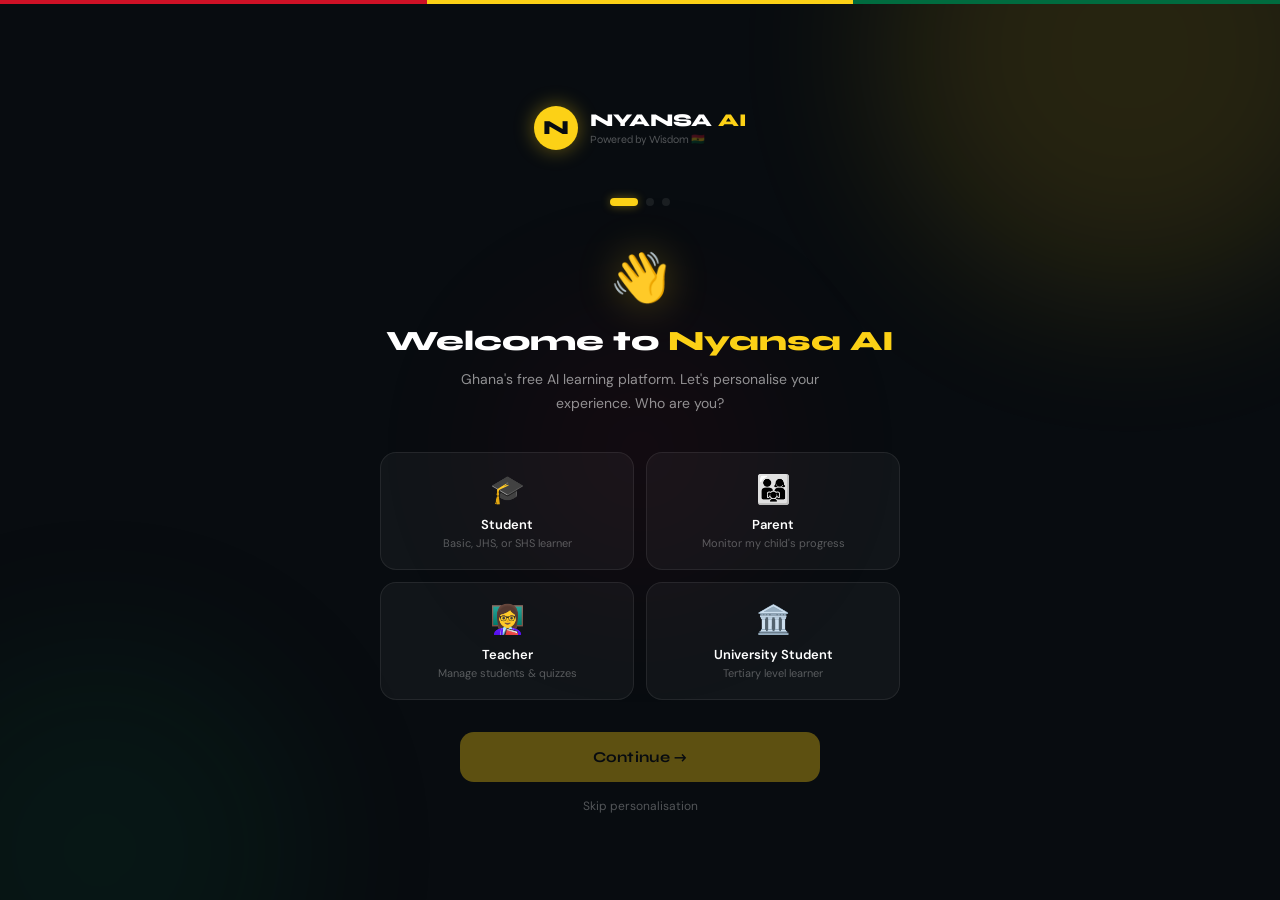
<file: welcome.html>
<!DOCTYPE html>
<html lang="en">
<head>
<meta charset="UTF-8">
<meta name="viewport" content="width=device-width, initial-scale=1.0">
<title>Nyansa AI — Welcome</title>
<link href="https://fonts.googleapis.com/css2?family=Syne:wght@400;600;700;800&family=DM+Sans:wght@300;400;500;600&display=swap" rel="stylesheet">
<style>
  :root {
    --gold: #fcd116;
    --gold-dim: rgba(252,209,22,0.15);
    --gold-border: rgba(252,209,22,0.25);
    --green: #006b3f;
    --green-dim: rgba(0,107,63,0.2);
    --green-accent: #4caf82;
    --red: #ce1126;
    --bg: #080c10;
    --bg2: #0d1117;
    --bg3: #111827;
    --surface: rgba(255,255,255,0.04);
    --border: rgba(255,255,255,0.08);
    --text: #ffffff;
    --text-dim: rgba(255,255,255,0.55);
    --text-faint: rgba(255,255,255,0.3);
  }

  * { box-sizing: border-box; margin: 0; padding: 0; }

  body {
    background: var(--bg);
    color: var(--text);
    font-family: 'DM Sans', sans-serif;
    min-height: 100vh;
    overflow: hidden;
    position: relative;
  }

  /* Ambient background */
  .ambient {
    position: fixed;
    inset: 0;
    pointer-events: none;
    z-index: 0;
  }
  .ambient-orb {
    position: absolute;
    border-radius: 50%;
    filter: blur(80px);
    opacity: 0.12;
  }
  .orb-1 { width: 500px; height: 500px; background: var(--gold); top: -200px; right: -100px; }
  .orb-2 { width: 400px; height: 400px; background: var(--green); bottom: -150px; left: -100px; }
  .orb-3 { width: 300px; height: 300px; background: var(--red); top: 50%; left: 50%; transform: translate(-50%,-50%); opacity: 0.06; }

  /* Ghana flag bar */
  .flag-bar {
    position: fixed;
    top: 0; left: 0; right: 0;
    height: 4px;
    display: flex;
    z-index: 100;
  }
  .flag-bar div { flex: 1; }
  .flag-r { background: var(--red); }
  .flag-y { background: var(--gold); }
  .flag-g { background: var(--green); }

  /* Main container */
  .onboarding {
    position: relative;
    z-index: 10;
    min-height: 100vh;
    display: flex;
    flex-direction: column;
    align-items: center;
    justify-content: center;
    padding: 60px 20px 40px;
  }

  /* Logo */
  .logo {
    display: flex;
    align-items: center;
    gap: 12px;
    margin-bottom: 48px;
    animation: fadeDown 0.6s ease both;
  }
  .logo-shield {
    width: 44px;
    height: 44px;
    background: var(--gold);
    border-radius: 50%;
    display: flex;
    align-items: center;
    justify-content: center;
    font-family: 'Syne', sans-serif;
    font-weight: 800;
    font-size: 20px;
    color: var(--bg);
    box-shadow: 0 0 20px rgba(252,209,22,0.4);
  }
  .logo-text { font-family: 'Syne', sans-serif; }
  .logo-name { font-size: 18px; font-weight: 800; color: var(--text); }
  .logo-name span { color: var(--gold); }
  .logo-sub { font-size: 11px; color: var(--text-faint); margin-top: 2px; }

  /* Step container */
  .step {
    display: none;
    flex-direction: column;
    align-items: center;
    width: 100%;
    max-width: 520px;
    animation: fadeUp 0.5s ease both;
  }
  .step.active { display: flex; }

  /* Progress dots */
  .progress {
    display: flex;
    gap: 8px;
    margin-bottom: 40px;
  }
  .dot {
    width: 8px;
    height: 8px;
    border-radius: 4px;
    background: var(--border);
    transition: all 0.3s ease;
  }
  .dot.active {
    width: 28px;
    background: var(--gold);
    box-shadow: 0 0 10px rgba(252,209,22,0.4);
  }
  .dot.done { background: var(--green-accent); }

  /* Step headline */
  .step-emoji {
    font-size: 48px;
    margin-bottom: 16px;
    filter: drop-shadow(0 0 20px rgba(252,209,22,0.3));
  }
  .step-title {
    font-family: 'Syne', sans-serif;
    font-size: 28px;
    font-weight: 800;
    text-align: center;
    line-height: 1.2;
    margin-bottom: 10px;
  }
  .step-title span { color: var(--gold); }
  .step-sub {
    font-size: 14px;
    color: var(--text-dim);
    text-align: center;
    line-height: 1.7;
    margin-bottom: 36px;
    max-width: 380px;
  }

  /* Grid options */
  .options-grid {
    display: grid;
    grid-template-columns: repeat(2, 1fr);
    gap: 12px;
    width: 100%;
    margin-bottom: 32px;
  }
  .options-grid.three-col { grid-template-columns: repeat(3, 1fr); }
  .options-grid.single { grid-template-columns: 1fr; }

  .option-card {
    background: var(--surface);
    border: 1px solid var(--border);
    border-radius: 16px;
    padding: 18px 14px;
    cursor: pointer;
    transition: all 0.25s ease;
    text-align: center;
    position: relative;
    overflow: hidden;
  }
  .option-card::before {
    content: '';
    position: absolute;
    inset: 0;
    background: linear-gradient(135deg, var(--gold-dim), transparent);
    opacity: 0;
    transition: opacity 0.25s ease;
    border-radius: 16px;
  }
  .option-card:hover { border-color: var(--gold-border); transform: translateY(-2px); }
  .option-card:hover::before { opacity: 1; }
  .option-card.selected {
    border-color: var(--gold);
    background: var(--gold-dim);
    box-shadow: 0 0 20px rgba(252,209,22,0.15);
  }
  .option-card.selected::before { opacity: 1; }
  .option-card.selected .check {
    opacity: 1;
    transform: scale(1);
  }

  .check {
    position: absolute;
    top: 10px; right: 10px;
    width: 20px; height: 20px;
    background: var(--gold);
    border-radius: 50%;
    display: flex;
    align-items: center;
    justify-content: center;
    font-size: 11px;
    color: var(--bg);
    font-weight: 800;
    opacity: 0;
    transform: scale(0.5);
    transition: all 0.2s ease;
  }

  .opt-icon { font-size: 28px; margin-bottom: 8px; display: block; }
  .opt-label { font-size: 13px; font-weight: 600; color: var(--text); display: block; margin-bottom: 3px; }
  .opt-desc { font-size: 11px; color: var(--text-faint); display: block; line-height: 1.4; }

  /* Class level selector - scrollable */
  .class-scroll {
    width: 100%;
    display: flex;
    flex-direction: column;
    gap: 8px;
    max-height: 320px;
    overflow-y: auto;
    padding-right: 6px;
    margin-bottom: 32px;
    scrollbar-width: thin;
    scrollbar-color: var(--gold-border) transparent;
  }
  .class-group-label {
    font-size: 10px;
    font-weight: 700;
    letter-spacing: 1.5px;
    color: var(--text-faint);
    text-transform: uppercase;
    padding: 8px 0 4px;
  }
  .class-row {
    display: grid;
    grid-template-columns: repeat(3, 1fr);
    gap: 8px;
  }
  .class-pill {
    background: var(--surface);
    border: 1px solid var(--border);
    border-radius: 10px;
    padding: 10px 8px;
    text-align: center;
    cursor: pointer;
    transition: all 0.2s ease;
    font-size: 12px;
    font-weight: 500;
    color: var(--text-dim);
  }
  .class-pill:hover { border-color: var(--gold-border); color: var(--text); }
  .class-pill.selected {
    background: var(--gold-dim);
    border-color: var(--gold);
    color: var(--gold);
    font-weight: 700;
  }

  /* Goal tags */
  .goal-tags {
    display: flex;
    flex-wrap: wrap;
    gap: 10px;
    justify-content: center;
    margin-bottom: 32px;
    width: 100%;
  }
  .goal-tag {
    background: var(--surface);
    border: 1px solid var(--border);
    border-radius: 24px;
    padding: 10px 18px;
    cursor: pointer;
    font-size: 13px;
    font-weight: 500;
    color: var(--text-dim);
    transition: all 0.2s ease;
  }
  .goal-tag:hover { border-color: var(--gold-border); color: var(--text); }
  .goal-tag.selected {
    background: var(--gold-dim);
    border-color: var(--gold);
    color: var(--gold);
    font-weight: 600;
  }

  /* CTA Button */
  .btn-primary {
    background: var(--gold);
    color: var(--bg);
    border: none;
    border-radius: 14px;
    padding: 16px 40px;
    font-family: 'Syne', sans-serif;
    font-size: 15px;
    font-weight: 700;
    cursor: pointer;
    transition: all 0.25s ease;
    width: 100%;
    max-width: 360px;
    box-shadow: 0 4px 30px rgba(252,209,22,0.3);
    letter-spacing: 0.3px;
  }
  .btn-primary:hover {
    transform: translateY(-2px);
    box-shadow: 0 8px 40px rgba(252,209,22,0.4);
  }
  .btn-primary:active { transform: translateY(0); }
  .btn-primary:disabled {
    opacity: 0.35;
    cursor: not-allowed;
    transform: none;
    box-shadow: none;
  }

  /* Skip link */
  .skip-link {
    margin-top: 16px;
    font-size: 12px;
    color: var(--text-faint);
    cursor: pointer;
    transition: color 0.2s;
  }
  .skip-link:hover { color: var(--text-dim); }

  /* Step 3 — personalised dashboard preview */
  .dashboard-preview {
    width: 100%;
    background: var(--bg2);
    border: 1px solid var(--border);
    border-radius: 20px;
    overflow: hidden;
    margin-bottom: 28px;
    box-shadow: 0 20px 60px rgba(0,0,0,0.4);
  }
  .dash-header {
    background: var(--bg3);
    padding: 14px 18px;
    display: flex;
    align-items: center;
    justify-content: space-between;
    border-bottom: 1px solid var(--border);
  }
  .dash-greeting { font-size: 13px; font-weight: 600; color: var(--text); }
  .dash-greeting span { color: var(--gold); }
  .dash-xp { font-size: 11px; color: var(--gold); font-weight: 700; background: var(--gold-dim); padding: 3px 10px; border-radius: 20px; }
  .dash-body { padding: 16px 18px; }
  .dash-suggestion {
    background: linear-gradient(135deg, rgba(0,107,63,0.3), rgba(0,107,63,0.1));
    border: 1px solid rgba(0,107,63,0.4);
    border-radius: 12px;
    padding: 14px;
    margin-bottom: 14px;
  }
  .dash-sug-label { font-size: 10px; font-weight: 700; color: var(--green-accent); letter-spacing: 1px; margin-bottom: 4px; }
  .dash-sug-text { font-size: 13px; font-weight: 600; color: var(--text); }
  .dash-sug-sub { font-size: 11px; color: var(--text-dim); margin-top: 2px; }
  .dash-features {
    display: grid;
    grid-template-columns: repeat(3, 1fr);
    gap: 8px;
  }
  .dash-feat {
    background: var(--surface);
    border: 1px solid var(--border);
    border-radius: 10px;
    padding: 10px 8px;
    text-align: center;
  }
  .dash-feat-icon { font-size: 18px; display: block; margin-bottom: 4px; }
  .dash-feat-label { font-size: 10px; color: var(--text-dim); font-weight: 500; }

  /* Confetti / success step */
  .success-ring {
    width: 80px;
    height: 80px;
    border-radius: 50%;
    background: var(--gold-dim);
    border: 2px solid var(--gold);
    display: flex;
    align-items: center;
    justify-content: center;
    font-size: 36px;
    margin-bottom: 20px;
    box-shadow: 0 0 40px rgba(252,209,22,0.2);
    animation: pulse 2s ease infinite;
  }

  @keyframes pulse {
    0%, 100% { box-shadow: 0 0 40px rgba(252,209,22,0.2); }
    50% { box-shadow: 0 0 60px rgba(252,209,22,0.4); }
  }
  @keyframes fadeUp {
    from { opacity: 0; transform: translateY(24px); }
    to { opacity: 1; transform: translateY(0); }
  }
  @keyframes fadeDown {
    from { opacity: 0; transform: translateY(-16px); }
    to { opacity: 1; transform: translateY(0); }
  }

  /* Responsive */
  @media (max-width: 480px) {
    .step-title { font-size: 22px; }
    .options-grid { grid-template-columns: 1fr 1fr; }
    .class-row { grid-template-columns: repeat(2, 1fr); }
  }
</style>
</head>
<body>

<div class="flag-bar">
  <div class="flag-r"></div>
  <div class="flag-y"></div>
  <div class="flag-g"></div>
</div>

<div class="ambient">
  <div class="ambient-orb orb-1"></div>
  <div class="ambient-orb orb-2"></div>
  <div class="ambient-orb orb-3"></div>
</div>

<div class="onboarding">

  <!-- Logo -->
  <div class="logo">
    <div class="logo-shield">N</div>
    <div class="logo-text">
      <div class="logo-name">NYANSA <span>AI</span></div>
      <div class="logo-sub">Powered by Wisdom 🇬🇭</div>
    </div>
  </div>

  <!-- Progress -->
  <div class="progress">
    <div class="dot active" id="dot-1"></div>
    <div class="dot" id="dot-2"></div>
    <div class="dot" id="dot-3"></div>
  </div>

  <!-- ───── STEP 1: Who are you? ───── -->
  <div class="step active" id="step-1">
    <div class="step-emoji">👋</div>
    <div class="step-title">Welcome to <span>Nyansa AI</span></div>
    <div class="step-sub">Ghana's free AI learning platform. Let's personalise your experience. Who are you?</div>

    <div class="options-grid">
      <div class="option-card" onclick="selectRole(this, 'student')">
        <div class="check">✓</div>
        <span class="opt-icon">🎓</span>
        <span class="opt-label">Student</span>
        <span class="opt-desc">Basic, JHS, or SHS learner</span>
      </div>
      <div class="option-card" onclick="selectRole(this, 'parent')">
        <div class="check">✓</div>
        <span class="opt-icon">👨‍👩‍👧</span>
        <span class="opt-label">Parent</span>
        <span class="opt-desc">Monitor my child's progress</span>
      </div>
      <div class="option-card" onclick="selectRole(this, 'teacher')">
        <div class="check">✓</div>
        <span class="opt-icon">👩‍🏫</span>
        <span class="opt-label">Teacher</span>
        <span class="opt-desc">Manage students & quizzes</span>
      </div>
      <div class="option-card" onclick="selectRole(this, 'university')">
        <div class="check">✓</div>
        <span class="opt-icon">🏛️</span>
        <span class="opt-label">University Student</span>
        <span class="opt-desc">Tertiary level learner</span>
      </div>
    </div>

    <button class="btn-primary" id="btn-1" onclick="goStep(2)" disabled>Continue →</button>
    <div class="skip-link" onclick="goStep(2)">Skip personalisation</div>
  </div>

  <!-- ───── STEP 2: Class level ───── -->
  <div class="step" id="step-2">
    <div class="step-emoji">📚</div>
    <div class="step-title">What <span>level</span> are you?</div>
    <div class="step-sub">We'll tailor your quizzes, AI tutor, and study plan to match your class.</div>

    <div class="class-scroll" id="class-scroll">
      <div class="class-group-label">🌱 Primary School</div>
      <div class="class-row">
        <div class="class-pill" onclick="selectClass(this, 'Basic 1')">Basic 1</div>
        <div class="class-pill" onclick="selectClass(this, 'Basic 2')">Basic 2</div>
        <div class="class-pill" onclick="selectClass(this, 'Basic 3')">Basic 3</div>
        <div class="class-pill" onclick="selectClass(this, 'Basic 4')">Basic 4</div>
        <div class="class-pill" onclick="selectClass(this, 'Basic 5')">Basic 5</div>
        <div class="class-pill" onclick="selectClass(this, 'Basic 6')">Basic 6</div>
      </div>
      <div class="class-group-label">📖 Junior High School</div>
      <div class="class-row">
        <div class="class-pill" onclick="selectClass(this, 'JHS 1')">JHS 1</div>
        <div class="class-pill" onclick="selectClass(this, 'JHS 2')">JHS 2</div>
        <div class="class-pill" onclick="selectClass(this, 'JHS 3 (BECE)')">JHS 3 · BECE</div>
      </div>
      <div class="class-group-label">🎓 Senior High School</div>
      <div class="class-row">
        <div class="class-pill" onclick="selectClass(this, 'SHS 1')">SHS 1</div>
        <div class="class-pill" onclick="selectClass(this, 'SHS 2')">SHS 2</div>
        <div class="class-pill" onclick="selectClass(this, 'SHS 3 (WASSCE)')">SHS 3 · WASSCE</div>
      </div>
      <div class="class-group-label">🏛️ University</div>
      <div class="class-row">
        <div class="class-pill" onclick="selectClass(this, 'University')">University</div>
        <div class="class-pill" onclick="selectClass(this, 'Nursery / KG')">Nursery / KG</div>
      </div>
    </div>

    <button class="btn-primary" id="btn-2" onclick="goStep(3)" disabled>Continue →</button>
    <div class="skip-link" onclick="goStep(3)">Skip for now</div>
  </div>

  <!-- ───── STEP 3: Goal ───── -->
  <div class="step" id="step-3">
    <div class="step-emoji">🎯</div>
    <div class="step-title">What's your <span>main goal?</span></div>
    <div class="step-sub">Pick one — we'll build your personalised home dashboard around it.</div>

    <div class="goal-tags">
      <div class="goal-tag" onclick="selectGoal(this, 'wassce')">🏆 Prepare for WASSCE</div>
      <div class="goal-tag" onclick="selectGoal(this, 'bece')">📝 Prepare for BECE</div>
      <div class="goal-tag" onclick="selectGoal(this, 'general')">📚 General Learning</div>
      <div class="goal-tag" onclick="selectGoal(this, 'university')">🏛️ University Studies</div>
      <div class="goal-tag" onclick="selectGoal(this, 'kids')">⭐ Kids Learning (Nursery/Basic)</div>
      <div class="goal-tag" onclick="selectGoal(this, 'teacher')">👩‍🏫 Manage My Students</div>
      <div class="goal-tag" onclick="selectGoal(this, 'parent')">👨‍👩‍👧 Monitor My Child</div>
    </div>

    <!-- Live dashboard preview -->
    <div class="dashboard-preview" id="dash-preview">
      <div class="dash-header">
        <div class="dash-greeting">Good morning, <span id="dash-name">Learner</span> 👋</div>
        <div class="dash-xp">0 XP</div>
      </div>
      <div class="dash-body">
        <div class="dash-suggestion">
          <div class="dash-sug-label" id="dash-label">YOUR PLAN</div>
          <div class="dash-sug-text" id="dash-title">Start your first quiz to earn XP!</div>
          <div class="dash-sug-sub" id="dash-sub">Personalised for your level</div>
        </div>
        <div class="dash-features" id="dash-feats">
          <div class="dash-feat"><span class="dash-feat-icon">🎯</span><span class="dash-feat-label">Quiz</span></div>
          <div class="dash-feat"><span class="dash-feat-icon">🤖</span><span class="dash-feat-label">AI Tutor</span></div>
          <div class="dash-feat"><span class="dash-feat-icon">📅</span><span class="dash-feat-label">Study Plan</span></div>
        </div>
      </div>
    </div>

    <button class="btn-primary" id="btn-3" onclick="finish()" disabled>🚀 Start Learning</button>
    <div class="skip-link" onclick="finish()">Go to dashboard</div>
  </div>

  <!-- ───── STEP 4: Done! ───── -->
  <div class="step" id="step-4">
    <div class="success-ring">🎉</div>
    <div class="step-title">You're all set, <span id="final-name">Learner</span>!</div>
    <div class="step-sub">Your personalised Nyansa AI dashboard is ready. Let's start learning! 🇬🇭</div>

    <div class="dashboard-preview" style="margin-bottom:28px">
      <div class="dash-header">
        <div class="dash-greeting">Welcome to <span>Nyansa AI</span> 🎓</div>
        <div class="dash-xp" id="final-level">SHS Student</div>
      </div>
      <div class="dash-body">
        <div class="dash-suggestion">
          <div class="dash-sug-label" id="final-label">YOUR GOAL</div>
          <div class="dash-sug-text" id="final-title">WASSCE Prep — Core Maths</div>
          <div class="dash-sug-sub" id="final-sub">Start with a diagnostic quiz</div>
        </div>
        <div class="dash-features">
          <div class="dash-feat"><span class="dash-feat-icon">📝</span><span class="dash-feat-label">WASSCE Prep</span></div>
          <div class="dash-feat"><span class="dash-feat-icon">🤖</span><span class="dash-feat-label">AI Tutor</span></div>
          <div class="dash-feat"><span class="dash-feat-icon">✍️</span><span class="dash-feat-label">Essay Grader</span></div>
        </div>
      </div>
    </div>

    <button class="btn-primary" onclick="window.location.href='index.html'">Enter Nyansa AI →</button>
  </div>

</div>

<script>
  let selectedRole = null;
  let selectedClass = null;
  let selectedGoal = null;
  let currentStep = 1;

  const goalData = {
    wassce: {
      label: 'WASSCE PREP',
      title: 'Ace your WASSCE — let\'s start with Core Maths',
      sub: 'Exam-style questions with full marking schemes',
      feats: [['📝','WASSCE Prep'],['🤖','AI Tutor'],['✍️','Essay Grader']]
    },
    bece: {
      label: 'BECE PREP',
      title: 'Crush your BECE — start with Integrated Science',
      sub: 'Real past-paper style questions for JHS students',
      feats: [['📝','BECE Prep'],['🎯','Quiz'],['📅','Study Plan']]
    },
    general: {
      label: 'GENERAL LEARNING',
      title: 'Explore all subjects at your own pace',
      sub: 'AI-powered quizzes, flashcards & tutor support',
      feats: [['🎯','Quiz'],['🃏','Flashcards'],['🗺️','Mastery Map']]
    },
    university: {
      label: 'UNIVERSITY LEVEL',
      title: 'AI tutor for tertiary-level studies',
      sub: 'Essay grading, subject tutor & research support',
      feats: [['🤖','AI Tutor'],['✍️','Essay Grader'],['📊','Analytics']]
    },
    kids: {
      label: 'KIDS MODE ⭐',
      title: 'Nyansa Kids — fun learning for little ones',
      sub: 'ABC, numbers, read-aloud & star badges',
      feats: [['🔤','Alphabet'],['🔢','Numbers'],['⭐','Badges']]
    },
    teacher: {
      label: 'TEACHER DASHBOARD',
      title: 'Manage students, assign quizzes & track progress',
      sub: 'Full classroom management tools',
      feats: [['👩‍🏫','Students'],['🎯','Assign Quiz'],['📊','Analytics']]
    },
    parent: {
      label: 'PARENT PORTAL',
      title: 'Monitor your child\'s progress on Nyansa AI',
      sub: 'XP, accuracy, and weekly activity at a glance',
      feats: [['👨‍👩‍👧','My Children'],['📊','Progress'],['📅','Activity']]
    }
  };

  function selectRole(el, role) {
    document.querySelectorAll('#step-1 .option-card').forEach(c => c.classList.remove('selected'));
    el.classList.add('selected');
    selectedRole = role;
    document.getElementById('btn-1').disabled = false;

    // Auto-skip class step for parent/teacher
    if (role === 'parent' || role === 'teacher') {
      selectedClass = role === 'parent' ? 'Parent' : 'Teacher';
    }
  }

  function selectClass(el, cls) {
    document.querySelectorAll('.class-pill').forEach(c => c.classList.remove('selected'));
    el.classList.add('selected');
    selectedClass = cls;
    document.getElementById('btn-2').disabled = false;
  }

  function selectGoal(el, goal) {
    document.querySelectorAll('.goal-tag').forEach(t => t.classList.remove('selected'));
    el.classList.add('selected');
    selectedGoal = goal;
    document.getElementById('btn-3').disabled = false;

    // Update live preview
    const d = goalData[goal];
    document.getElementById('dash-label').textContent = d.label;
    document.getElementById('dash-title').textContent = d.title;
    document.getElementById('dash-sub').textContent = d.sub;

    const feats = document.getElementById('dash-feats');
    feats.innerHTML = d.feats.map(f =>
      `<div class="dash-feat"><span class="dash-feat-icon">${f[0]}</span><span class="dash-feat-label">${f[1]}</span></div>`
    ).join('');
  }

  function goStep(n) {
    document.getElementById(`step-${currentStep}`).classList.remove('active');
    currentStep = n;
    document.getElementById(`step-${n}`).classList.add('active');

    // Update dots
    for (let i = 1; i <= 3; i++) {
      const dot = document.getElementById(`dot-${i}`);
      dot.className = 'dot';
      if (i < n) dot.classList.add('done');
      else if (i === n) dot.classList.add('active');
    }

    // Skip class step for teacher/parent roles
    if (n === 2 && (selectedRole === 'parent' || selectedRole === 'teacher')) {
      goStep(3);
    }
  }

  function launchApp() {
    try {
      localStorage.setItem('nyansa_role', selectedRole || 'student');
      localStorage.setItem('nyansa_class', selectedClass || '');
      localStorage.setItem('nyansa_goal', selectedGoal || 'general');
      localStorage.setItem('nyansa_onboarded', 'true');
    } catch(e) {}
    window.location.href = 'index.html';
  }

  function finish() {
    // Update final step
    const d = selectedGoal ? goalData[selectedGoal] : goalData.general;
    document.getElementById('final-label').textContent = d.label;
    document.getElementById('final-title').textContent = d.title;
    document.getElementById('final-sub').textContent = d.sub;
    if (selectedClass) document.getElementById('final-level').textContent = selectedClass;

    document.getElementById(`step-3`).classList.remove('active');
    document.getElementById(`step-4`).classList.add('active');

    // Hide progress dots on final step
    document.querySelector('.progress').style.display = 'none';
  }
</script>
</body>
</html>
</file>
